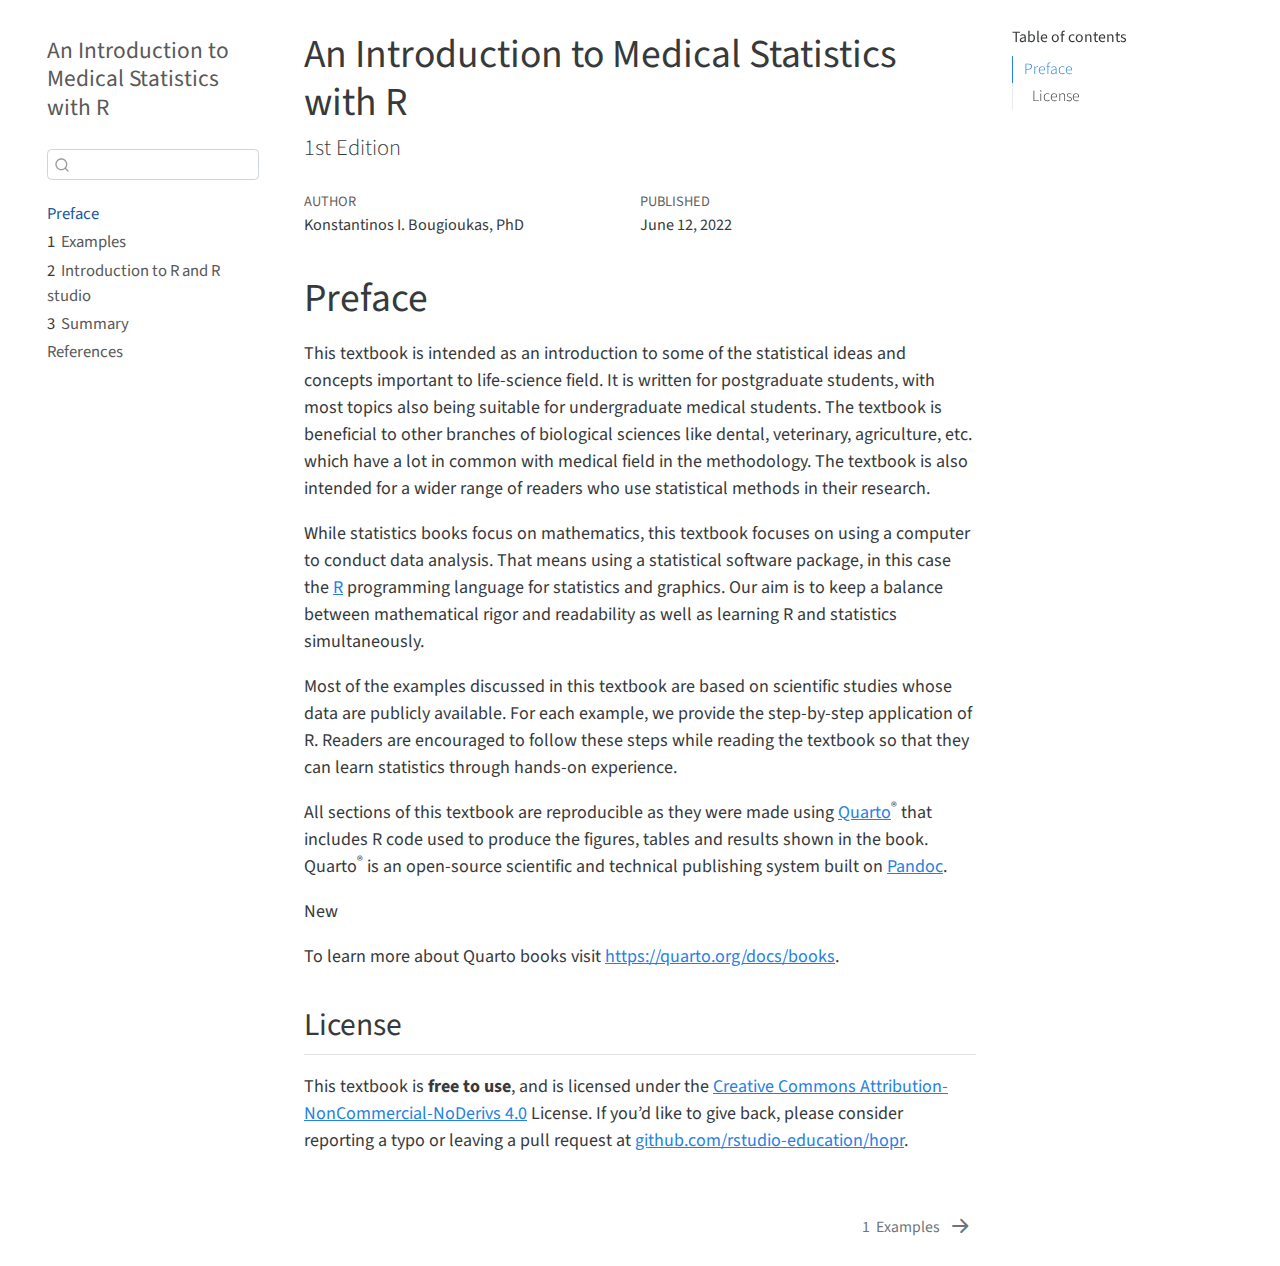
<file: _book/index.html>
<!DOCTYPE html>
<html xmlns="http://www.w3.org/1999/xhtml" lang="en" xml:lang="en"><head>

<meta charset="utf-8">
<meta name="generator" content="quarto-0.9.573">

<meta name="viewport" content="width=device-width, initial-scale=1.0, user-scalable=yes">

<meta name="author" content="Konstantinos I. Bougioukas, PhD">
<meta name="dcterms.date" content="2022-06-12">

<title>An Introduction to Medical Statistics with R</title>
<style>
code{white-space: pre-wrap;}
span.smallcaps{font-variant: small-caps;}
span.underline{text-decoration: underline;}
div.column{display: inline-block; vertical-align: top; width: 50%;}
div.hanging-indent{margin-left: 1.5em; text-indent: -1.5em;}
ul.task-list{list-style: none;}
</style>


<script src="site_libs/quarto-nav/quarto-nav.js"></script>
<script src="site_libs/quarto-nav/headroom.min.js"></script>
<script src="site_libs/clipboard/clipboard.min.js"></script>
<script src="site_libs/quarto-search/autocomplete.umd.js"></script>
<script src="site_libs/quarto-search/fuse.min.js"></script>
<script src="site_libs/quarto-search/quarto-search.js"></script>
<meta name="quarto:offset" content="./">
<link href="./intro.html" rel="next">
<script src="site_libs/quarto-html/quarto.js"></script>
<script src="site_libs/quarto-html/popper.min.js"></script>
<script src="site_libs/quarto-html/tippy.umd.min.js"></script>
<script src="site_libs/quarto-html/anchor.min.js"></script>
<link href="site_libs/quarto-html/tippy.css" rel="stylesheet">
<link href="site_libs/quarto-html/quarto-syntax-highlighting.css" rel="stylesheet" id="quarto-text-highlighting-styles">
<script src="site_libs/bootstrap/bootstrap.min.js"></script>
<link href="site_libs/bootstrap/bootstrap-icons.css" rel="stylesheet">
<link href="site_libs/bootstrap/bootstrap.min.css" rel="stylesheet">
<script id="quarto-search-options" type="application/json">{
  "location": "sidebar",
  "copy-button": false,
  "collapse-after": 3,
  "panel-placement": "start",
  "type": "textbox",
  "limit": 20,
  "language": {
    "search-no-results-text": "No results",
    "search-matching-documents-text": "matching documents",
    "search-copy-link-title": "Copy link to search",
    "search-hide-matches-text": "Hide additional matches",
    "search-more-match-text": "more match in this document",
    "search-more-matches-text": "more matches in this document",
    "search-clear-button-title": "Clear",
    "search-detached-cancel-button-title": "Cancel",
    "search-submit-button-title": "Submit"
  }
}</script>


</head>

<body class="nav-sidebar floating">

<div id="quarto-search-results"></div>
  <header id="quarto-header" class="headroom fixed-top">
  <nav class="quarto-secondary-nav" data-bs-toggle="collapse" data-bs-target="#quarto-sidebar" aria-controls="quarto-sidebar" aria-expanded="false" aria-label="Toggle sidebar navigation" onclick="if (window.quartoToggleHeadroom) { window.quartoToggleHeadroom(); }">
    <div class="container-fluid d-flex justify-content-between">
      <h1 class="quarto-secondary-nav-title">An Introduction to Medical Statistics with R</h1>
      <button type="button" class="quarto-btn-toggle btn" aria-label="Show secondary navigation">
        <i class="bi bi-chevron-right"></i>
      </button>
    </div>
  </nav>
</header>
<!-- content -->
<div id="quarto-content" class="quarto-container page-columns page-rows-contents page-layout-article">
<!-- sidebar -->
  <nav id="quarto-sidebar" class="sidebar collapse sidebar-navigation floating overflow-auto">
    <div class="pt-lg-2 mt-2 text-left sidebar-header">
    <div class="sidebar-title mb-0 py-0">
      <a href="./">An Introduction to Medical Statistics with R</a> 
    </div>
      </div>
      <div class="mt-2 flex-shrink-0 align-items-center">
        <div class="sidebar-search">
        <div id="quarto-search" class="" title="Search"></div>
        </div>
      </div>
    <div class="sidebar-menu-container"> 
    <ul class="list-unstyled mt-1">
        <li class="sidebar-item">
  <div class="sidebar-item-container"> 
  <a href="./index.html" class="sidebar-item-text sidebar-link active">Preface</a>
  </div>
</li>
        <li class="sidebar-item">
  <div class="sidebar-item-container"> 
  <a href="./intro.html" class="sidebar-item-text sidebar-link"><span class="chapter-number">1</span>&nbsp; <span class="chapter-title">Examples</span></a>
  </div>
</li>
        <li class="sidebar-item">
  <div class="sidebar-item-container"> 
  <a href="./introduction.html" class="sidebar-item-text sidebar-link"><span class="chapter-number">2</span>&nbsp; <span class="chapter-title">Introduction to R and R studio</span></a>
  </div>
</li>
        <li class="sidebar-item">
  <div class="sidebar-item-container"> 
  <a href="./summary.html" class="sidebar-item-text sidebar-link"><span class="chapter-number">3</span>&nbsp; <span class="chapter-title">Summary</span></a>
  </div>
</li>
        <li class="sidebar-item">
  <div class="sidebar-item-container"> 
  <a href="./references.html" class="sidebar-item-text sidebar-link">References</a>
  </div>
</li>
    </ul>
    </div>
</nav>
<!-- margin-sidebar -->
    <div id="quarto-margin-sidebar" class="sidebar margin-sidebar">
        <nav id="TOC" role="doc-toc">
    <h2 id="toc-title">Table of contents</h2>
   
  <ul>
  <li><a href="#preface" id="toc-preface" class="nav-link active" data-scroll-target="#preface">Preface</a>
  <ul class="collapse">
  <li><a href="#license" id="toc-license" class="nav-link" data-scroll-target="#license">License</a></li>
  </ul></li>
  </ul>
</nav>
    </div>
<!-- main -->
<main class="content" id="quarto-document-content">

<header id="title-block-header" class="quarto-title-block default">
<div class="quarto-title">
<h1 class="title d-none d-lg-block">An Introduction to Medical Statistics with R</h1>
<p class="subtitle lead">1st Edition</p>
</div>



<div class="quarto-title-meta">

    <div>
    <div class="quarto-title-meta-heading">Author</div>
    <div class="quarto-title-meta-contents">
             <p>Konstantinos I. Bougioukas, PhD </p>
          </div>
  </div>
    
    <div>
    <div class="quarto-title-meta-heading">Published</div>
    <div class="quarto-title-meta-contents">
      <p class="date">June 12, 2022</p>
    </div>
  </div>
    
  </div>
  

</header>

<section id="preface" class="level1 unnumbered">
<h1 class="unnumbered">Preface</h1>
<p>This textbook is intended as an introduction to some of the statistical ideas and concepts important to life-science field. It is written for postgraduate students, with most topics also being suitable for undergraduate medical students. The textbook is beneficial to other branches of biological sciences like dental, veterinary, agriculture, etc. which have a lot in common with medical field in the methodology. The textbook is also intended for a wider range of readers who use statistical methods in their research.</p>
<p>While statistics books focus on mathematics, this textbook focuses on using a computer to conduct data analysis. That means using a statistical software package, in this case the <a href="https://www.r-project.org/">R</a> programming language for statistics and graphics. Our aim is to keep a balance between mathematical rigor and readability as well as learning R and statistics simultaneously.</p>
<p>Most of the examples discussed in this textbook are based on scientific studies whose data are publicly available. For each example, we provide the step-by-step application of R. Readers are encouraged to follow these steps while reading the textbook so that they can learn statistics through hands-on experience.</p>
<p>All sections of this textbook are reproducible as they were made using <a href="https://quarto.org/">Quarto</a><sup>®</sup> that includes R code used to produce the figures, tables and results shown in the book. Quarto<sup>®</sup> is an open-source scientific and technical publishing system built on <a href="https://pandoc.org/">Pandoc</a>.</p>
<p>New</p>
<p>To learn more about Quarto books visit <a href="https://quarto.org/docs/books" class="uri">https://quarto.org/docs/books</a>.</p>
<section id="license" class="level2">
<h2 class="anchored" data-anchor-id="license">License</h2>
<p>This textbook is <strong>free to use</strong>, and is licensed under the <a href="https://creativecommons.org/licenses/by-nc-nd/4.0/">Creative Commons Attribution-NonCommercial-NoDerivs 4.0</a> License. If you’d like to give back, please consider reporting a typo or leaving a pull request at <a href="https://github.com/rstudio-education/hopr">github.com/rstudio-education/hopr</a>.</p>


</section>
</section>

</main> <!-- /main -->
<script id="quarto-html-after-body" type="application/javascript">
window.document.addEventListener("DOMContentLoaded", function (event) {
  const icon = "";
  const anchorJS = new window.AnchorJS();
  anchorJS.options = {
    placement: 'right',
    icon: icon
  };
  anchorJS.add('.anchored');
  const clipboard = new window.ClipboardJS('.code-copy-button', {
    target: function(trigger) {
      return trigger.previousElementSibling;
    }
  });
  clipboard.on('success', function(e) {
    // button target
    const button = e.trigger;
    // don't keep focus
    button.blur();
    // flash "checked"
    button.classList.add('code-copy-button-checked');
    var currentTitle = button.getAttribute("title");
    button.setAttribute("title", "Copied!");
    setTimeout(function() {
      button.setAttribute("title", currentTitle);
      button.classList.remove('code-copy-button-checked');
    }, 1000);
    // clear code selection
    e.clearSelection();
  });
  function tippyHover(el, contentFn) {
    const config = {
      allowHTML: true,
      content: contentFn,
      maxWidth: 500,
      delay: 100,
      arrow: false,
      appendTo: function(el) {
          return el.parentElement;
      },
      interactive: true,
      interactiveBorder: 10,
      theme: 'quarto',
      placement: 'bottom-start'
    };
    window.tippy(el, config); 
  }
  const noterefs = window.document.querySelectorAll('a[role="doc-noteref"]');
  for (var i=0; i<noterefs.length; i++) {
    const ref = noterefs[i];
    tippyHover(ref, function() {
      let href = ref.getAttribute('href');
      try { href = new URL(href).hash; } catch {}
      const id = href.replace(/^#\/?/, "");
      const note = window.document.getElementById(id);
      return note.innerHTML;
    });
  }
  var bibliorefs = window.document.querySelectorAll('a[role="doc-biblioref"]');
  for (var i=0; i<bibliorefs.length; i++) {
    const ref = bibliorefs[i];
    const cites = ref.parentNode.getAttribute('data-cites').split(' ');
    tippyHover(ref, function() {
      var popup = window.document.createElement('div');
      cites.forEach(function(cite) {
        var citeDiv = window.document.createElement('div');
        citeDiv.classList.add('hanging-indent');
        citeDiv.classList.add('csl-entry');
        var biblioDiv = window.document.getElementById('ref-' + cite);
        if (biblioDiv) {
          citeDiv.innerHTML = biblioDiv.innerHTML;
        }
        popup.appendChild(citeDiv);
      });
      return popup.innerHTML;
    });
  }
});
</script>
<nav class="page-navigation">
  <div class="nav-page nav-page-previous">
  </div>
  <div class="nav-page nav-page-next">
      <a href="./intro.html" class="pagination-link">
        <span class="nav-page-text"><span class="chapter-number">1</span>&nbsp; <span class="chapter-title">Examples</span></span> <i class="bi bi-arrow-right-short"></i>
      </a>
  </div>
</nav>
</div> <!-- /content -->



</body></html>
</file>
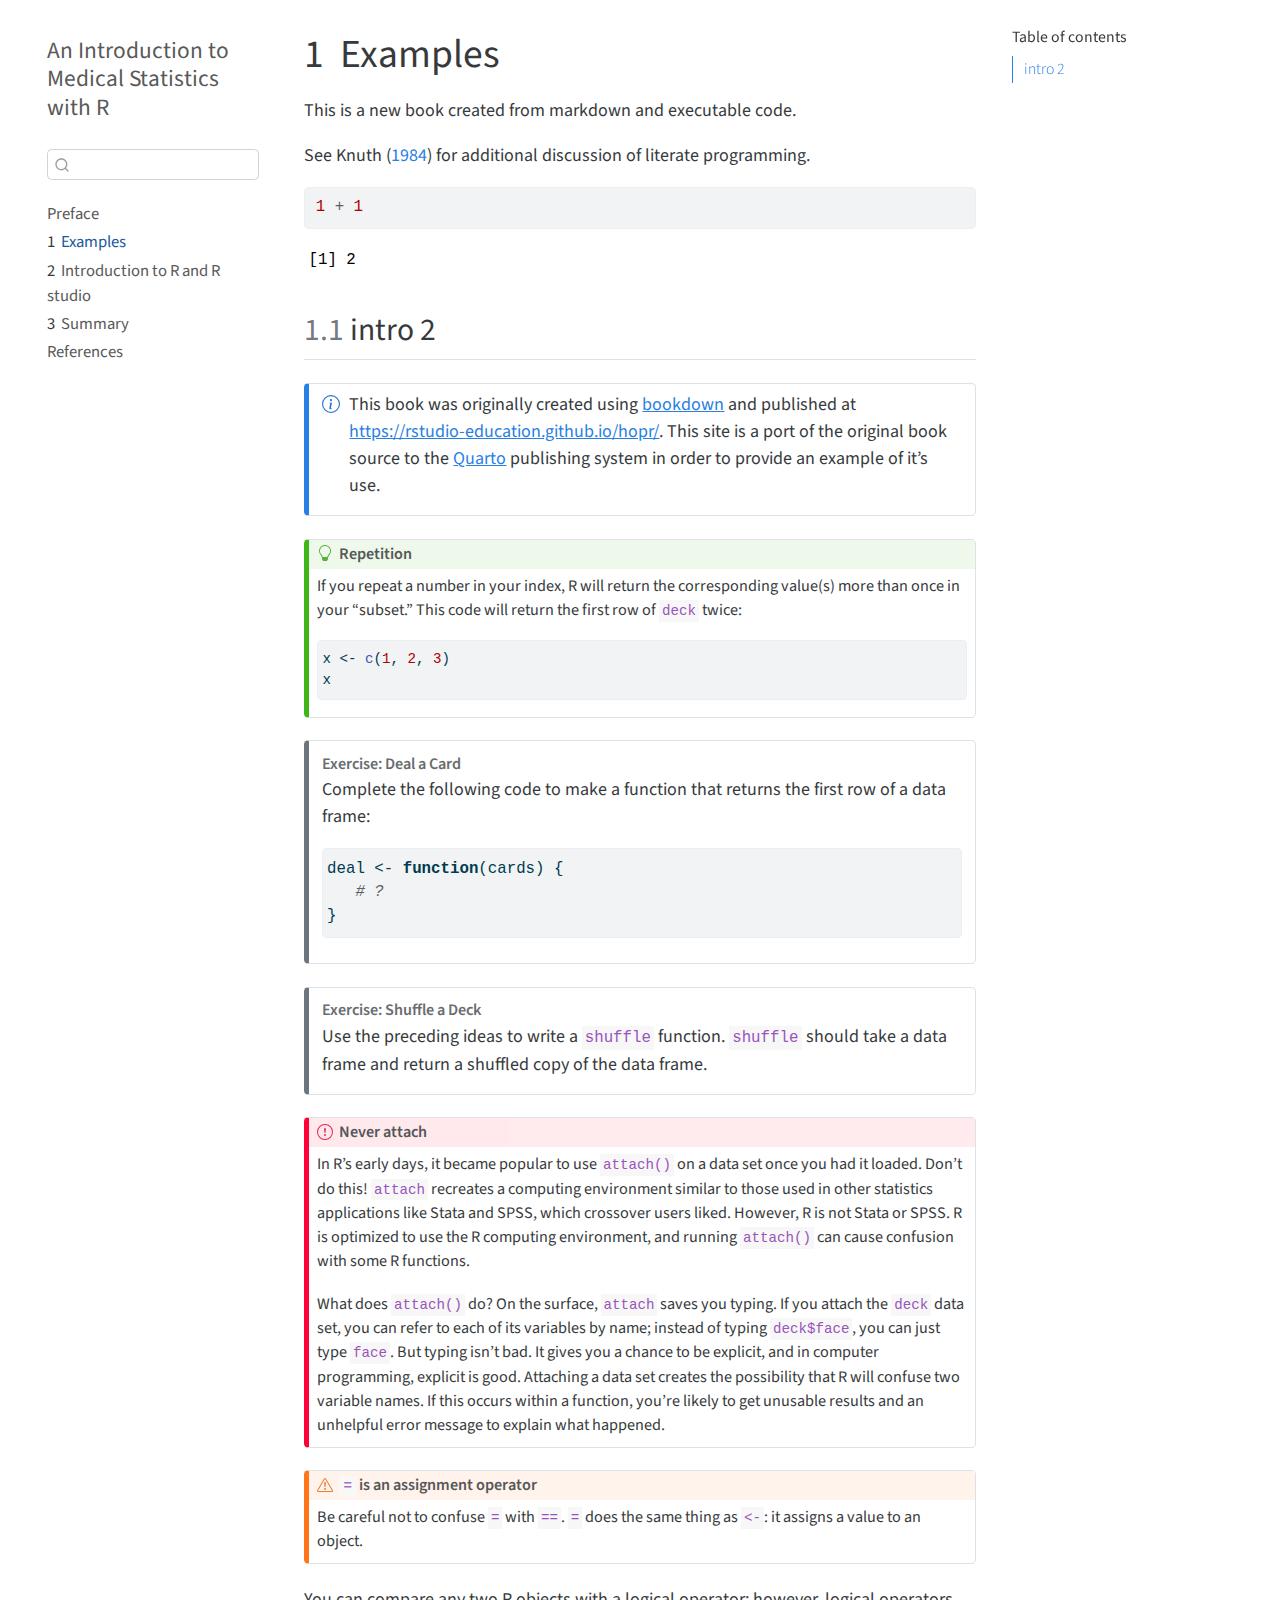
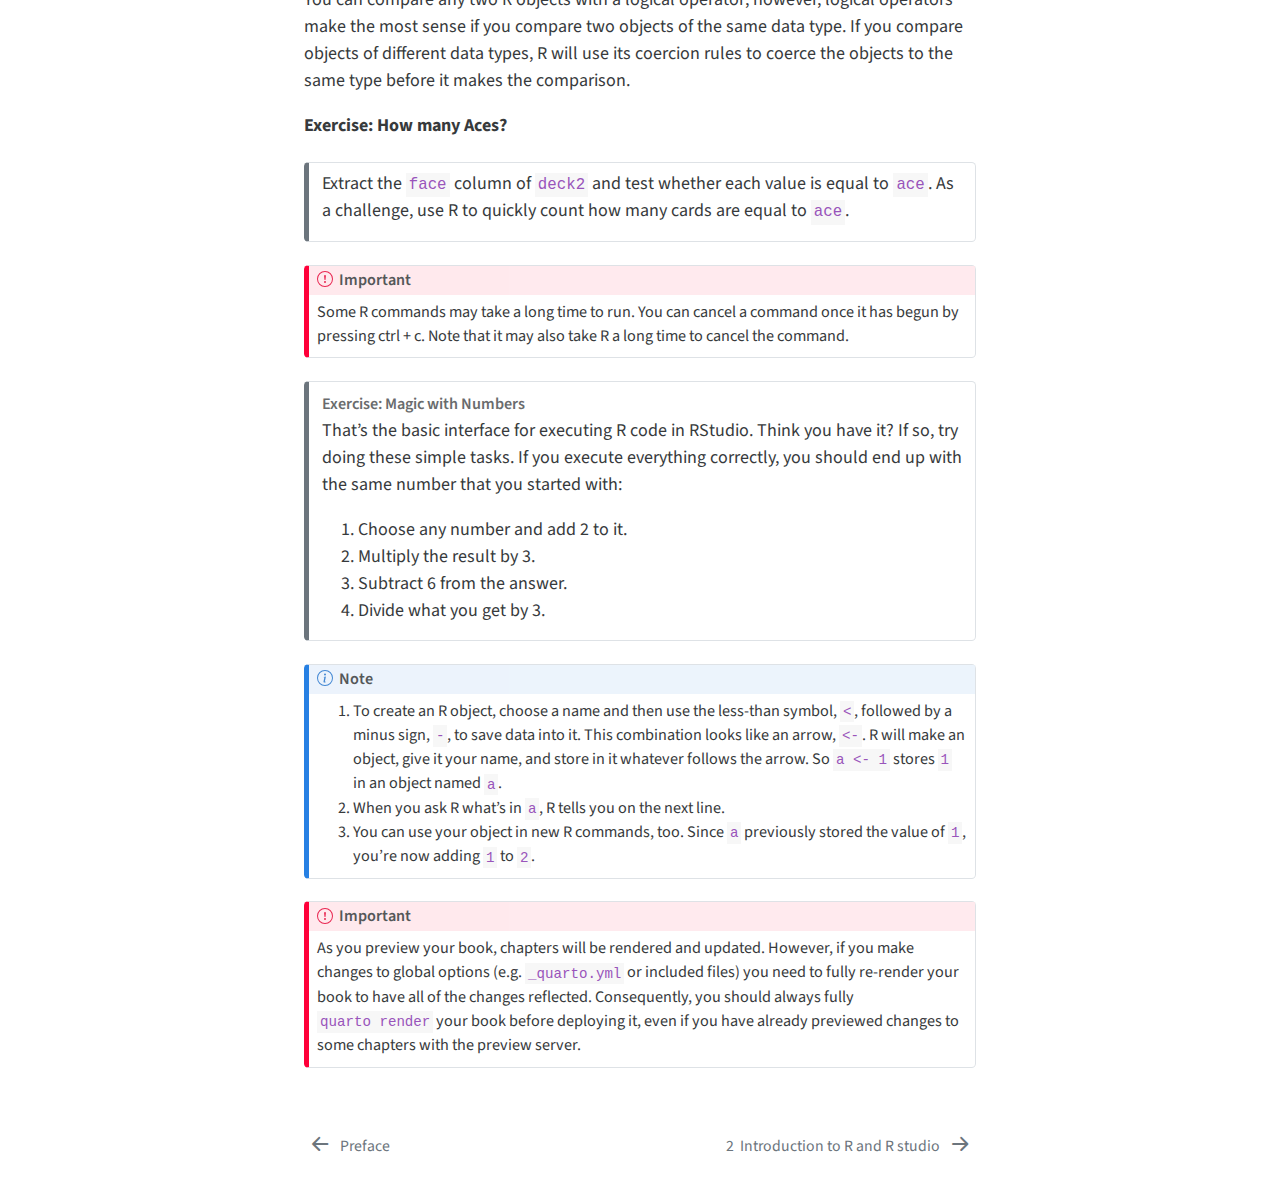
<file: _book/intro.html>
<!DOCTYPE html>
<html xmlns="http://www.w3.org/1999/xhtml" lang="en" xml:lang="en"><head>

<meta charset="utf-8">
<meta name="generator" content="quarto-0.9.573">

<meta name="viewport" content="width=device-width, initial-scale=1.0, user-scalable=yes">


<title>An Introduction to Medical Statistics with R - 1&nbsp; Examples</title>
<style>
code{white-space: pre-wrap;}
span.smallcaps{font-variant: small-caps;}
span.underline{text-decoration: underline;}
div.column{display: inline-block; vertical-align: top; width: 50%;}
div.hanging-indent{margin-left: 1.5em; text-indent: -1.5em;}
ul.task-list{list-style: none;}
pre > code.sourceCode { white-space: pre; position: relative; }
pre > code.sourceCode > span { display: inline-block; line-height: 1.25; }
pre > code.sourceCode > span:empty { height: 1.2em; }
.sourceCode { overflow: visible; }
code.sourceCode > span { color: inherit; text-decoration: inherit; }
div.sourceCode { margin: 1em 0; }
pre.sourceCode { margin: 0; }
@media screen {
div.sourceCode { overflow: auto; }
}
@media print {
pre > code.sourceCode { white-space: pre-wrap; }
pre > code.sourceCode > span { text-indent: -5em; padding-left: 5em; }
}
pre.numberSource code
  { counter-reset: source-line 0; }
pre.numberSource code > span
  { position: relative; left: -4em; counter-increment: source-line; }
pre.numberSource code > span > a:first-child::before
  { content: counter(source-line);
    position: relative; left: -1em; text-align: right; vertical-align: baseline;
    border: none; display: inline-block;
    -webkit-touch-callout: none; -webkit-user-select: none;
    -khtml-user-select: none; -moz-user-select: none;
    -ms-user-select: none; user-select: none;
    padding: 0 4px; width: 4em;
    color: #aaaaaa;
  }
pre.numberSource { margin-left: 3em; border-left: 1px solid #aaaaaa;  padding-left: 4px; }
div.sourceCode
  {   }
@media screen {
pre > code.sourceCode > span > a:first-child::before { text-decoration: underline; }
}
code span.al { color: #ff0000; font-weight: bold; } /* Alert */
code span.an { color: #60a0b0; font-weight: bold; font-style: italic; } /* Annotation */
code span.at { color: #7d9029; } /* Attribute */
code span.bn { color: #40a070; } /* BaseN */
code span.bu { } /* BuiltIn */
code span.cf { color: #007020; font-weight: bold; } /* ControlFlow */
code span.ch { color: #4070a0; } /* Char */
code span.cn { color: #880000; } /* Constant */
code span.co { color: #60a0b0; font-style: italic; } /* Comment */
code span.cv { color: #60a0b0; font-weight: bold; font-style: italic; } /* CommentVar */
code span.do { color: #ba2121; font-style: italic; } /* Documentation */
code span.dt { color: #902000; } /* DataType */
code span.dv { color: #40a070; } /* DecVal */
code span.er { color: #ff0000; font-weight: bold; } /* Error */
code span.ex { } /* Extension */
code span.fl { color: #40a070; } /* Float */
code span.fu { color: #06287e; } /* Function */
code span.im { } /* Import */
code span.in { color: #60a0b0; font-weight: bold; font-style: italic; } /* Information */
code span.kw { color: #007020; font-weight: bold; } /* Keyword */
code span.op { color: #666666; } /* Operator */
code span.ot { color: #007020; } /* Other */
code span.pp { color: #bc7a00; } /* Preprocessor */
code span.sc { color: #4070a0; } /* SpecialChar */
code span.ss { color: #bb6688; } /* SpecialString */
code span.st { color: #4070a0; } /* String */
code span.va { color: #19177c; } /* Variable */
code span.vs { color: #4070a0; } /* VerbatimString */
code span.wa { color: #60a0b0; font-weight: bold; font-style: italic; } /* Warning */
div.csl-bib-body { }
div.csl-entry {
  clear: both;
}
.hanging div.csl-entry {
  margin-left:2em;
  text-indent:-2em;
}
div.csl-left-margin {
  min-width:2em;
  float:left;
}
div.csl-right-inline {
  margin-left:2em;
  padding-left:1em;
}
div.csl-indent {
  margin-left: 2em;
}
</style>


<script src="site_libs/quarto-nav/quarto-nav.js"></script>
<script src="site_libs/quarto-nav/headroom.min.js"></script>
<script src="site_libs/clipboard/clipboard.min.js"></script>
<script src="site_libs/quarto-search/autocomplete.umd.js"></script>
<script src="site_libs/quarto-search/fuse.min.js"></script>
<script src="site_libs/quarto-search/quarto-search.js"></script>
<meta name="quarto:offset" content="./">
<link href="./introduction.html" rel="next">
<link href="./index.html" rel="prev">
<script src="site_libs/quarto-html/quarto.js"></script>
<script src="site_libs/quarto-html/popper.min.js"></script>
<script src="site_libs/quarto-html/tippy.umd.min.js"></script>
<script src="site_libs/quarto-html/anchor.min.js"></script>
<link href="site_libs/quarto-html/tippy.css" rel="stylesheet">
<link href="site_libs/quarto-html/quarto-syntax-highlighting.css" rel="stylesheet" id="quarto-text-highlighting-styles">
<script src="site_libs/bootstrap/bootstrap.min.js"></script>
<link href="site_libs/bootstrap/bootstrap-icons.css" rel="stylesheet">
<link href="site_libs/bootstrap/bootstrap.min.css" rel="stylesheet">
<script id="quarto-search-options" type="application/json">{
  "location": "sidebar",
  "copy-button": false,
  "collapse-after": 3,
  "panel-placement": "start",
  "type": "textbox",
  "limit": 20,
  "language": {
    "search-no-results-text": "No results",
    "search-matching-documents-text": "matching documents",
    "search-copy-link-title": "Copy link to search",
    "search-hide-matches-text": "Hide additional matches",
    "search-more-match-text": "more match in this document",
    "search-more-matches-text": "more matches in this document",
    "search-clear-button-title": "Clear",
    "search-detached-cancel-button-title": "Cancel",
    "search-submit-button-title": "Submit"
  }
}</script>


</head>

<body class="nav-sidebar floating">

<div id="quarto-search-results"></div>
  <header id="quarto-header" class="headroom fixed-top">
  <nav class="quarto-secondary-nav" data-bs-toggle="collapse" data-bs-target="#quarto-sidebar" aria-controls="quarto-sidebar" aria-expanded="false" aria-label="Toggle sidebar navigation" onclick="if (window.quartoToggleHeadroom) { window.quartoToggleHeadroom(); }">
    <div class="container-fluid d-flex justify-content-between">
      <h1 class="quarto-secondary-nav-title"><span class="chapter-number">1</span>&nbsp; <span class="chapter-title">Examples</span></h1>
      <button type="button" class="quarto-btn-toggle btn" aria-label="Show secondary navigation">
        <i class="bi bi-chevron-right"></i>
      </button>
    </div>
  </nav>
</header>
<!-- content -->
<div id="quarto-content" class="quarto-container page-columns page-rows-contents page-layout-article">
<!-- sidebar -->
  <nav id="quarto-sidebar" class="sidebar collapse sidebar-navigation floating overflow-auto">
    <div class="pt-lg-2 mt-2 text-left sidebar-header">
    <div class="sidebar-title mb-0 py-0">
      <a href="./">An Introduction to Medical Statistics with R</a> 
    </div>
      </div>
      <div class="mt-2 flex-shrink-0 align-items-center">
        <div class="sidebar-search">
        <div id="quarto-search" class="" title="Search"></div>
        </div>
      </div>
    <div class="sidebar-menu-container"> 
    <ul class="list-unstyled mt-1">
        <li class="sidebar-item">
  <div class="sidebar-item-container"> 
  <a href="./index.html" class="sidebar-item-text sidebar-link">Preface</a>
  </div>
</li>
        <li class="sidebar-item">
  <div class="sidebar-item-container"> 
  <a href="./intro.html" class="sidebar-item-text sidebar-link active"><span class="chapter-number">1</span>&nbsp; <span class="chapter-title">Examples</span></a>
  </div>
</li>
        <li class="sidebar-item">
  <div class="sidebar-item-container"> 
  <a href="./introduction.html" class="sidebar-item-text sidebar-link"><span class="chapter-number">2</span>&nbsp; <span class="chapter-title">Introduction to R and R studio</span></a>
  </div>
</li>
        <li class="sidebar-item">
  <div class="sidebar-item-container"> 
  <a href="./summary.html" class="sidebar-item-text sidebar-link"><span class="chapter-number">3</span>&nbsp; <span class="chapter-title">Summary</span></a>
  </div>
</li>
        <li class="sidebar-item">
  <div class="sidebar-item-container"> 
  <a href="./references.html" class="sidebar-item-text sidebar-link">References</a>
  </div>
</li>
    </ul>
    </div>
</nav>
<!-- margin-sidebar -->
    <div id="quarto-margin-sidebar" class="sidebar margin-sidebar">
        <nav id="TOC" role="doc-toc">
    <h2 id="toc-title">Table of contents</h2>
   
  <ul>
  <li><a href="#intro-2" id="toc-intro-2" class="nav-link active" data-scroll-target="#intro-2"> <span class="header-section-number">1.1</span> intro 2</a></li>
  </ul>
</nav>
    </div>
<!-- main -->
<main class="content" id="quarto-document-content">

<header id="title-block-header" class="quarto-title-block default">
<div class="quarto-title">
<h1 class="title d-none d-lg-block"><span class="chapter-number">1</span>&nbsp; <span class="chapter-title">Examples</span></h1>
</div>



<div class="quarto-title-meta">

    
    
  </div>
  

</header>

<p>This is a new book created from markdown and executable code.</p>
<p>See <span class="citation" data-cites="knuth84">Knuth (<a href="references.html#ref-knuth84" role="doc-biblioref">1984</a>)</span> for additional discussion of literate programming.</p>
<div class="cell">
<div class="sourceCode cell-code" id="cb1"><pre class="sourceCode r code-with-copy"><code class="sourceCode r"><span id="cb1-1"><a href="#cb1-1" aria-hidden="true" tabindex="-1"></a><span class="dv">1</span> <span class="sc">+</span> <span class="dv">1</span></span></code><button title="Copy to Clipboard" class="code-copy-button"><i class="bi"></i></button></pre></div>
<div class="cell-output cell-output-stdout">
<pre><code>[1] 2</code></pre>
</div>
</div>
<section id="intro-2" class="level2" data-number="1.1">
<h2 data-number="1.1" class="anchored" data-anchor-id="intro-2"><span class="header-section-number">1.1</span> intro 2</h2>
<div class="callout-note callout callout-style-simple">
<div class="callout-body d-flex">
<div class="callout-icon-container">
<i class="callout-icon"></i>
</div>
<div class="callout-body-container">
<p>This book was originally created using <a href="https://bookdown.org">bookdown</a> and published at <a href="https://rstudio-education.github.io/hopr/" class="uri">https://rstudio-education.github.io/hopr/</a>. This site is a port of the original book source to the <a href="https://quarto.org">Quarto</a> publishing system in order to provide an example of it’s use.</p>
</div>
</div>
</div>
<div class="callout-tip callout callout-style-default callout-captioned">
<div class="callout-header d-flex align-content-center">
<div class="callout-icon-container">
<i class="callout-icon"></i>
</div>
<div class="callout-caption-container flex-fill">
Repetition
</div>
</div>
<div class="callout-body-container callout-body">
<p>If you repeat a number in your index, R will return the corresponding value(s) more than once in your “subset.” This code will return the first row of <code>deck</code> twice:</p>
<div class="sourceCode" id="cb3"><pre class="sourceCode r code-with-copy"><code class="sourceCode r"><span id="cb3-1"><a href="#cb3-1" aria-hidden="true" tabindex="-1"></a>x <span class="ot">&lt;-</span> <span class="fu">c</span>(<span class="dv">1</span>, <span class="dv">2</span>, <span class="dv">3</span>)</span>
<span id="cb3-2"><a href="#cb3-2" aria-hidden="true" tabindex="-1"></a>x</span></code><button title="Copy to Clipboard" class="code-copy-button"><i class="bi"></i></button></pre></div>
</div>
</div>
<div class="callout callout callout-style-simple no-icon callout-captioned">
<div class="callout-header d-flex align-content-center">
<div class="callout-icon-container">
<i class="callout-icon no-icon"></i>
</div>
<div class="callout-caption-container flex-fill">
Exercise: Deal a Card
</div>
</div>
<div class="callout-body-container callout-body">
<p>Complete the following code to make a function that returns the first row of a data frame:</p>
<div class="sourceCode" id="cb4"><pre class="sourceCode r code-with-copy"><code class="sourceCode r"><span id="cb4-1"><a href="#cb4-1" aria-hidden="true" tabindex="-1"></a>deal <span class="ot">&lt;-</span> <span class="cf">function</span>(cards) {</span>
<span id="cb4-2"><a href="#cb4-2" aria-hidden="true" tabindex="-1"></a>   <span class="co"># ?</span></span>
<span id="cb4-3"><a href="#cb4-3" aria-hidden="true" tabindex="-1"></a>}</span></code><button title="Copy to Clipboard" class="code-copy-button"><i class="bi"></i></button></pre></div>
</div>
</div>
<div class="callout callout callout-style-simple no-icon callout-captioned">
<div class="callout-header d-flex align-content-center">
<div class="callout-icon-container">
<i class="callout-icon no-icon"></i>
</div>
<div class="callout-caption-container flex-fill">
Exercise: Shuffle a Deck
</div>
</div>
<div class="callout-body-container callout-body">
<p>Use the preceding ideas to write a <code>shuffle</code> function. <code>shuffle</code> should take a data frame and return a shuffled copy of the data frame.</p>
</div>
</div>
<div class="callout-important callout callout-style-default callout-captioned">
<div class="callout-header d-flex align-content-center">
<div class="callout-icon-container">
<i class="callout-icon"></i>
</div>
<div class="callout-caption-container flex-fill">
Never attach
</div>
</div>
<div class="callout-body-container callout-body">
<p>In R’s early days, it became popular to use <code>attach()</code> on a data set once you had it loaded. Don’t do this! <code>attach</code> recreates a computing environment similar to those used in other statistics applications like Stata and SPSS, which crossover users liked. However, R is not Stata or SPSS. R is optimized to use the R computing environment, and running <code>attach()</code> can cause confusion with some R functions.</p>
<p>What does <code>attach()</code> do? On the surface, <code>attach</code> saves you typing. If you attach the <code>deck</code> data set, you can refer to each of its variables by name; instead of typing <code>deck$face</code>, you can just type <code>face</code>. But typing isn’t bad. It gives you a chance to be explicit, and in computer programming, explicit is good. Attaching a data set creates the possibility that R will confuse two variable names. If this occurs within a function, you’re likely to get unusable results and an unhelpful error message to explain what happened.</p>
</div>
</div>
<div class="callout-warning callout callout-style-default callout-captioned">
<div class="callout-header d-flex align-content-center">
<div class="callout-icon-container">
<i class="callout-icon"></i>
</div>
<div class="callout-caption-container flex-fill">
<code>=</code> is an assignment operator
</div>
</div>
<div class="callout-body-container callout-body">
<p>Be careful not to confuse <code>=</code> with <code>==</code>. <code>=</code> does the same thing as <code>&lt;-</code>: it assigns a value to an object.</p>
</div>
</div>
<p>You can compare any two R objects with a logical operator; however, logical operators make the most sense if you compare two objects of the same data type. If you compare objects of different data types, R will use its coercion rules to coerce the objects to the same type before it makes the comparison.</p>
<p><strong>Exercise: How many Aces?</strong></p>
<div class="callout callout callout-style-simple no-icon">
<div class="callout-body d-flex">
<div class="callout-icon-container">
<i class="callout-icon no-icon"></i>
</div>
<div class="callout-body-container">
<p>Extract the <code>face</code> column of <code>deck2</code> and test whether each value is equal to <code>ace</code>. As a challenge, use R to quickly count how many cards are equal to <code>ace</code>.</p>
</div>
</div>
</div>
<div class="callout-important callout callout-style-default callout-captioned">
<div class="callout-header d-flex align-content-center">
<div class="callout-icon-container">
<i class="callout-icon"></i>
</div>
<div class="callout-caption-container flex-fill">
Important
</div>
</div>
<div class="callout-body-container callout-body" data-caption="Cancelling commands">
<p>Some R commands may take a long time to run. You can cancel a command once it has begun by pressing ctrl + c.&nbsp;Note that it may also take R a long time to cancel the command.</p>
</div>
</div>
<div class="callout callout callout-style-simple no-icon callout-captioned">
<div class="callout-header d-flex align-content-center">
<div class="callout-icon-container">
<i class="callout-icon no-icon"></i>
</div>
<div class="callout-caption-container flex-fill">
Exercise: Magic with Numbers
</div>
</div>
<div class="callout-body-container callout-body" data-caption="Exercise: Magic with Numbers">
<p>That’s the basic interface for executing R code in RStudio. Think you have it? If so, try doing these simple tasks. If you execute everything correctly, you should end up with the same number that you started with:</p>
<ol type="1">
<li>Choose any number and add 2 to it.</li>
<li>Multiply the result by 3.</li>
<li>Subtract 6 from the answer.</li>
<li>Divide what you get by 3.</li>
</ol>
</div>
</div>
<div class="callout-note callout callout-style-default callout-captioned">
<div class="callout-header d-flex align-content-center">
<div class="callout-icon-container">
<i class="callout-icon"></i>
</div>
<div class="callout-caption-container flex-fill">
Note
</div>
</div>
<div class="callout-body-container callout-body" data-caption="What just happened?">
<ol type="1">
<li>To create an R object, choose a name and then use the less-than symbol, <code>&lt;</code>, followed by a minus sign, <code>-</code>, to save data into it. This combination looks like an arrow, <code>&lt;-</code>. R will make an object, give it your name, and store in it whatever follows the arrow. So <code>a &lt;- 1</code> stores <code>1</code> in an object named <code>a</code>.</li>
<li>When you ask R what’s in <code>a</code>, R tells you on the next line.</li>
<li>You can use your object in new R commands, too. Since <code>a</code> previously stored the value of <code>1</code>, you’re now adding <code>1</code> to <code>2</code>.</li>
</ol>
</div>
</div>
<div class="callout-important callout callout-style-default callout-captioned">
<div class="callout-header d-flex align-content-center">
<div class="callout-icon-container">
<i class="callout-icon"></i>
</div>
<div class="callout-caption-container flex-fill">
Important
</div>
</div>
<div class="callout-body-container callout-body">
<p>As you preview your book, chapters will be rendered and updated. However, if you make changes to global options (e.g.&nbsp;<code>_quarto.yml</code> or included files) you need to fully re-render your book to have all of the changes reflected. Consequently, you should always fully <code>quarto render</code> your book before deploying it, even if you have already previewed changes to some chapters with the preview server.</p>
</div>
</div>


<div id="refs" class="references csl-bib-body hanging-indent" role="doc-bibliography" style="display: none">
<div id="ref-knuth84" class="csl-entry" role="doc-biblioentry">
Knuth, Donald E. 1984. <span>“Literate Programming.”</span> <em>Comput. J.</em> 27 (2): 97–111. <a href="https://doi.org/10.1093/comjnl/27.2.97">https://doi.org/10.1093/comjnl/27.2.97</a>.
</div>
</div>
</section>

</main> <!-- /main -->
<script id="quarto-html-after-body" type="application/javascript">
window.document.addEventListener("DOMContentLoaded", function (event) {
  const icon = "";
  const anchorJS = new window.AnchorJS();
  anchorJS.options = {
    placement: 'right',
    icon: icon
  };
  anchorJS.add('.anchored');
  const clipboard = new window.ClipboardJS('.code-copy-button', {
    target: function(trigger) {
      return trigger.previousElementSibling;
    }
  });
  clipboard.on('success', function(e) {
    // button target
    const button = e.trigger;
    // don't keep focus
    button.blur();
    // flash "checked"
    button.classList.add('code-copy-button-checked');
    var currentTitle = button.getAttribute("title");
    button.setAttribute("title", "Copied!");
    setTimeout(function() {
      button.setAttribute("title", currentTitle);
      button.classList.remove('code-copy-button-checked');
    }, 1000);
    // clear code selection
    e.clearSelection();
  });
  function tippyHover(el, contentFn) {
    const config = {
      allowHTML: true,
      content: contentFn,
      maxWidth: 500,
      delay: 100,
      arrow: false,
      appendTo: function(el) {
          return el.parentElement;
      },
      interactive: true,
      interactiveBorder: 10,
      theme: 'quarto',
      placement: 'bottom-start'
    };
    window.tippy(el, config); 
  }
  const noterefs = window.document.querySelectorAll('a[role="doc-noteref"]');
  for (var i=0; i<noterefs.length; i++) {
    const ref = noterefs[i];
    tippyHover(ref, function() {
      let href = ref.getAttribute('href');
      try { href = new URL(href).hash; } catch {}
      const id = href.replace(/^#\/?/, "");
      const note = window.document.getElementById(id);
      return note.innerHTML;
    });
  }
  var bibliorefs = window.document.querySelectorAll('a[role="doc-biblioref"]');
  for (var i=0; i<bibliorefs.length; i++) {
    const ref = bibliorefs[i];
    const cites = ref.parentNode.getAttribute('data-cites').split(' ');
    tippyHover(ref, function() {
      var popup = window.document.createElement('div');
      cites.forEach(function(cite) {
        var citeDiv = window.document.createElement('div');
        citeDiv.classList.add('hanging-indent');
        citeDiv.classList.add('csl-entry');
        var biblioDiv = window.document.getElementById('ref-' + cite);
        if (biblioDiv) {
          citeDiv.innerHTML = biblioDiv.innerHTML;
        }
        popup.appendChild(citeDiv);
      });
      return popup.innerHTML;
    });
  }
});
</script>
<nav class="page-navigation">
  <div class="nav-page nav-page-previous">
      <a href="./index.html" class="pagination-link">
        <i class="bi bi-arrow-left-short"></i> <span class="nav-page-text">Preface</span>
      </a>          
  </div>
  <div class="nav-page nav-page-next">
      <a href="./introduction.html" class="pagination-link">
        <span class="nav-page-text"><span class="chapter-number">2</span>&nbsp; <span class="chapter-title">Introduction to R and R studio</span></span> <i class="bi bi-arrow-right-short"></i>
      </a>
  </div>
</nav>
</div> <!-- /content -->



</body></html>
</file>
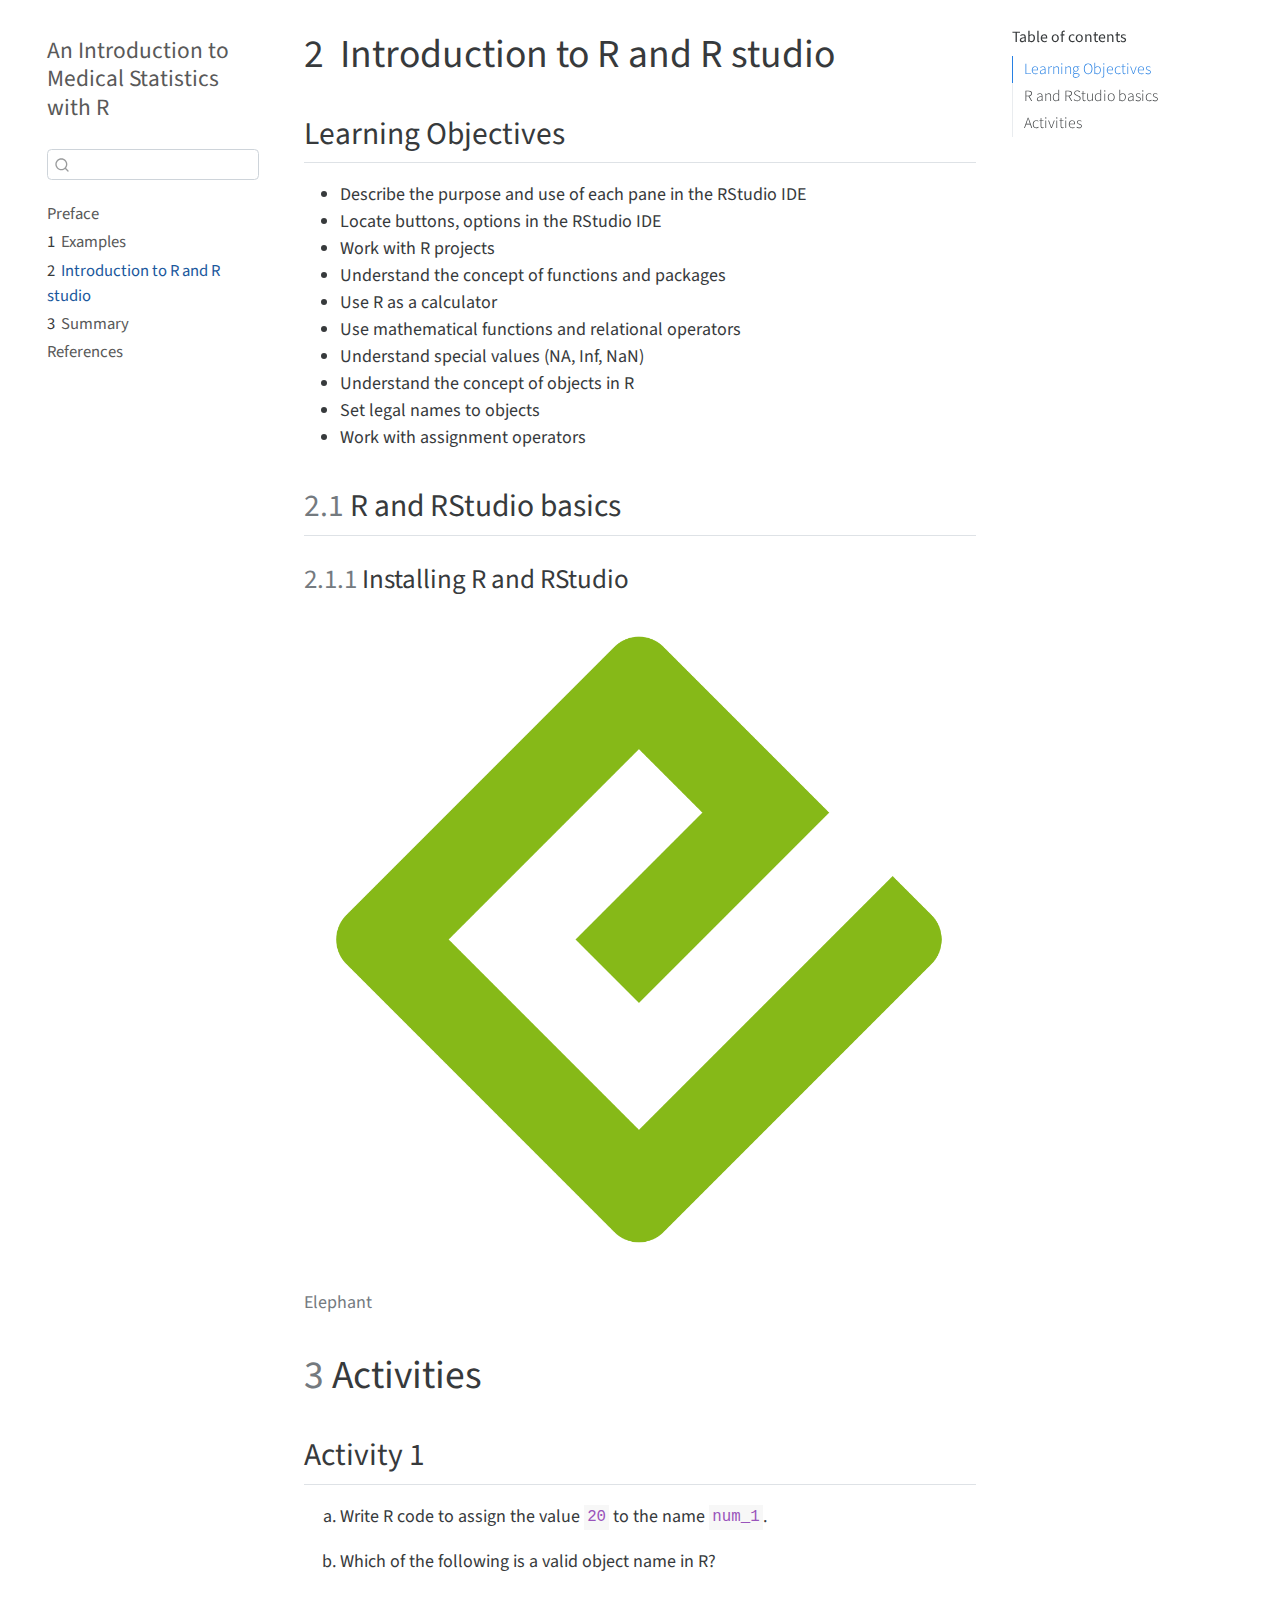
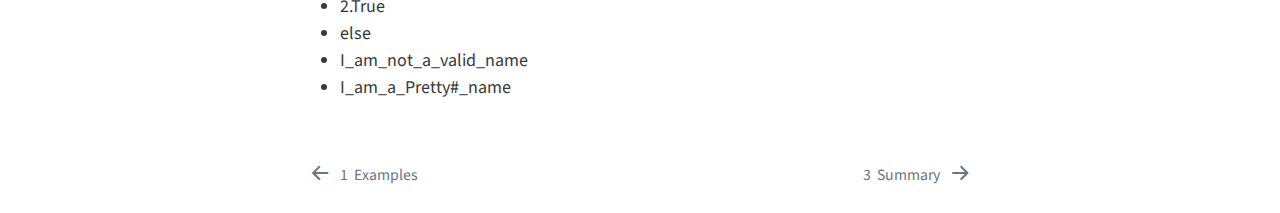
<file: _book/introduction.html>
<!DOCTYPE html>
<html xmlns="http://www.w3.org/1999/xhtml" lang="en" xml:lang="en"><head>

<meta charset="utf-8">
<meta name="generator" content="quarto-0.9.573">

<meta name="viewport" content="width=device-width, initial-scale=1.0, user-scalable=yes">


<title>An Introduction to Medical Statistics with R - 2&nbsp; Introduction to R and R studio</title>
<style>
code{white-space: pre-wrap;}
span.smallcaps{font-variant: small-caps;}
span.underline{text-decoration: underline;}
div.column{display: inline-block; vertical-align: top; width: 50%;}
div.hanging-indent{margin-left: 1.5em; text-indent: -1.5em;}
ul.task-list{list-style: none;}
</style>


<script src="site_libs/quarto-nav/quarto-nav.js"></script>
<script src="site_libs/quarto-nav/headroom.min.js"></script>
<script src="site_libs/clipboard/clipboard.min.js"></script>
<script src="site_libs/quarto-search/autocomplete.umd.js"></script>
<script src="site_libs/quarto-search/fuse.min.js"></script>
<script src="site_libs/quarto-search/quarto-search.js"></script>
<meta name="quarto:offset" content="./">
<link href="./summary.html" rel="next">
<link href="./intro.html" rel="prev">
<script src="site_libs/quarto-html/quarto.js"></script>
<script src="site_libs/quarto-html/popper.min.js"></script>
<script src="site_libs/quarto-html/tippy.umd.min.js"></script>
<script src="site_libs/quarto-html/anchor.min.js"></script>
<link href="site_libs/quarto-html/tippy.css" rel="stylesheet">
<link href="site_libs/quarto-html/quarto-syntax-highlighting.css" rel="stylesheet" id="quarto-text-highlighting-styles">
<script src="site_libs/bootstrap/bootstrap.min.js"></script>
<link href="site_libs/bootstrap/bootstrap-icons.css" rel="stylesheet">
<link href="site_libs/bootstrap/bootstrap.min.css" rel="stylesheet">
<script id="quarto-search-options" type="application/json">{
  "location": "sidebar",
  "copy-button": false,
  "collapse-after": 3,
  "panel-placement": "start",
  "type": "textbox",
  "limit": 20,
  "language": {
    "search-no-results-text": "No results",
    "search-matching-documents-text": "matching documents",
    "search-copy-link-title": "Copy link to search",
    "search-hide-matches-text": "Hide additional matches",
    "search-more-match-text": "more match in this document",
    "search-more-matches-text": "more matches in this document",
    "search-clear-button-title": "Clear",
    "search-detached-cancel-button-title": "Cancel",
    "search-submit-button-title": "Submit"
  }
}</script>


</head>

<body class="nav-sidebar floating">

<div id="quarto-search-results"></div>
  <header id="quarto-header" class="headroom fixed-top">
  <nav class="quarto-secondary-nav" data-bs-toggle="collapse" data-bs-target="#quarto-sidebar" aria-controls="quarto-sidebar" aria-expanded="false" aria-label="Toggle sidebar navigation" onclick="if (window.quartoToggleHeadroom) { window.quartoToggleHeadroom(); }">
    <div class="container-fluid d-flex justify-content-between">
      <h1 class="quarto-secondary-nav-title"><span class="chapter-number">2</span>&nbsp; <span class="chapter-title">Introduction to R and R studio</span></h1>
      <button type="button" class="quarto-btn-toggle btn" aria-label="Show secondary navigation">
        <i class="bi bi-chevron-right"></i>
      </button>
    </div>
  </nav>
</header>
<!-- content -->
<div id="quarto-content" class="quarto-container page-columns page-rows-contents page-layout-article">
<!-- sidebar -->
  <nav id="quarto-sidebar" class="sidebar collapse sidebar-navigation floating overflow-auto">
    <div class="pt-lg-2 mt-2 text-left sidebar-header">
    <div class="sidebar-title mb-0 py-0">
      <a href="./">An Introduction to Medical Statistics with R</a> 
    </div>
      </div>
      <div class="mt-2 flex-shrink-0 align-items-center">
        <div class="sidebar-search">
        <div id="quarto-search" class="" title="Search"></div>
        </div>
      </div>
    <div class="sidebar-menu-container"> 
    <ul class="list-unstyled mt-1">
        <li class="sidebar-item">
  <div class="sidebar-item-container"> 
  <a href="./index.html" class="sidebar-item-text sidebar-link">Preface</a>
  </div>
</li>
        <li class="sidebar-item">
  <div class="sidebar-item-container"> 
  <a href="./intro.html" class="sidebar-item-text sidebar-link"><span class="chapter-number">1</span>&nbsp; <span class="chapter-title">Examples</span></a>
  </div>
</li>
        <li class="sidebar-item">
  <div class="sidebar-item-container"> 
  <a href="./introduction.html" class="sidebar-item-text sidebar-link active"><span class="chapter-number">2</span>&nbsp; <span class="chapter-title">Introduction to R and R studio</span></a>
  </div>
</li>
        <li class="sidebar-item">
  <div class="sidebar-item-container"> 
  <a href="./summary.html" class="sidebar-item-text sidebar-link"><span class="chapter-number">3</span>&nbsp; <span class="chapter-title">Summary</span></a>
  </div>
</li>
        <li class="sidebar-item">
  <div class="sidebar-item-container"> 
  <a href="./references.html" class="sidebar-item-text sidebar-link">References</a>
  </div>
</li>
    </ul>
    </div>
</nav>
<!-- margin-sidebar -->
    <div id="quarto-margin-sidebar" class="sidebar margin-sidebar">
        <nav id="TOC" role="doc-toc">
    <h2 id="toc-title">Table of contents</h2>
   
  <ul>
  <li><a href="#learning-objectives" id="toc-learning-objectives" class="nav-link active" data-scroll-target="#learning-objectives">Learning Objectives</a></li>
  <li><a href="#r-and-rstudio-basics" id="toc-r-and-rstudio-basics" class="nav-link" data-scroll-target="#r-and-rstudio-basics"> <span class="header-section-number">2.1</span> R and RStudio basics</a>
  <ul class="collapse">
  <li><a href="#installing-r-and-rstudio" id="toc-installing-r-and-rstudio" class="nav-link" data-scroll-target="#installing-r-and-rstudio"> <span class="header-section-number">2.1.1</span> Installing R and RStudio</a></li>
  </ul></li>
  <li><a href="#activities" id="toc-activities" class="nav-link" data-scroll-target="#activities"> <span class="header-section-number">3</span> Activities</a>
  <ul class="collapse">
  <li><a href="#activity-1" id="toc-activity-1" class="nav-link" data-scroll-target="#activity-1"> Activity 1</a></li>
  </ul></li>
  </ul>
</nav>
    </div>
<!-- main -->
<main class="content" id="quarto-document-content">

<header id="title-block-header" class="quarto-title-block default">
<div class="quarto-title">
<h1 class="title d-none d-lg-block"><span class="chapter-number">2</span>&nbsp; <span class="chapter-title">Introduction to R and R studio</span></h1>
</div>



<div class="quarto-title-meta">

    
    
  </div>
  

</header>

<section id="learning-objectives" class="level2 unnumbered">
<h2 class="unnumbered anchored" data-anchor-id="learning-objectives">Learning Objectives</h2>
<ul>
<li>Describe the purpose and use of each pane in the RStudio IDE</li>
<li>Locate buttons, options in the RStudio IDE</li>
<li>Work with R projects</li>
<li>Understand the concept of functions and packages</li>
<li>Use R as a calculator</li>
<li>Use mathematical functions and relational operators</li>
<li>Understand special values (NA, Inf, NaN)</li>
<li>Understand the concept of objects in R</li>
<li>Set legal names to objects</li>
<li>Work with assignment operators</li>
</ul>
<div style="page-break-after: always;"></div>
</section>
<section id="r-and-rstudio-basics" class="level2" data-number="2.1">
<h2 data-number="2.1" class="anchored" data-anchor-id="r-and-rstudio-basics"><span class="header-section-number">2.1</span> R and RStudio basics</h2>
<section id="installing-r-and-rstudio" class="level3" data-number="2.1.1">
<h3 data-number="2.1.1" class="anchored" data-anchor-id="installing-r-and-rstudio"><span class="header-section-number">2.1.1</span> Installing R and RStudio</h3>
<div class="quarto-figure quarto-figure-center">
<figure class="figure">
<p><img src="images/cover.png" class="img-fluid figure-img"></p>
<p></p><figcaption aria-hidden="true" class="figure-caption">Elephant</figcaption><p></p>
</figure>
</div>
<div style="page-break-after: always;"></div>
</section>
</section>
<section id="activities" class="level1" data-number="3">
<h1 data-number="3"><span class="header-section-number">3</span> Activities</h1>
<section id="activity-1" class="level2 unnumbered">
<h2 class="unnumbered anchored" data-anchor-id="activity-1"> Activity 1</h2>
<ol type="a">
<li><p>Write R code to assign the value <code>20</code> to the name <code>num_1</code>.</p></li>
<li><p>Which of the following is a valid object name in R?</p></li>
</ol>
<ul>
<li>2.True</li>
<li>else</li>
<li>I_am_not_a_valid_name</li>
<li>I_am_a_Pretty#_name</li>
</ul>


</section>
</section>

</main> <!-- /main -->
<script id="quarto-html-after-body" type="application/javascript">
window.document.addEventListener("DOMContentLoaded", function (event) {
  const icon = "";
  const anchorJS = new window.AnchorJS();
  anchorJS.options = {
    placement: 'right',
    icon: icon
  };
  anchorJS.add('.anchored');
  const clipboard = new window.ClipboardJS('.code-copy-button', {
    target: function(trigger) {
      return trigger.previousElementSibling;
    }
  });
  clipboard.on('success', function(e) {
    // button target
    const button = e.trigger;
    // don't keep focus
    button.blur();
    // flash "checked"
    button.classList.add('code-copy-button-checked');
    var currentTitle = button.getAttribute("title");
    button.setAttribute("title", "Copied!");
    setTimeout(function() {
      button.setAttribute("title", currentTitle);
      button.classList.remove('code-copy-button-checked');
    }, 1000);
    // clear code selection
    e.clearSelection();
  });
  function tippyHover(el, contentFn) {
    const config = {
      allowHTML: true,
      content: contentFn,
      maxWidth: 500,
      delay: 100,
      arrow: false,
      appendTo: function(el) {
          return el.parentElement;
      },
      interactive: true,
      interactiveBorder: 10,
      theme: 'quarto',
      placement: 'bottom-start'
    };
    window.tippy(el, config); 
  }
  const noterefs = window.document.querySelectorAll('a[role="doc-noteref"]');
  for (var i=0; i<noterefs.length; i++) {
    const ref = noterefs[i];
    tippyHover(ref, function() {
      let href = ref.getAttribute('href');
      try { href = new URL(href).hash; } catch {}
      const id = href.replace(/^#\/?/, "");
      const note = window.document.getElementById(id);
      return note.innerHTML;
    });
  }
  var bibliorefs = window.document.querySelectorAll('a[role="doc-biblioref"]');
  for (var i=0; i<bibliorefs.length; i++) {
    const ref = bibliorefs[i];
    const cites = ref.parentNode.getAttribute('data-cites').split(' ');
    tippyHover(ref, function() {
      var popup = window.document.createElement('div');
      cites.forEach(function(cite) {
        var citeDiv = window.document.createElement('div');
        citeDiv.classList.add('hanging-indent');
        citeDiv.classList.add('csl-entry');
        var biblioDiv = window.document.getElementById('ref-' + cite);
        if (biblioDiv) {
          citeDiv.innerHTML = biblioDiv.innerHTML;
        }
        popup.appendChild(citeDiv);
      });
      return popup.innerHTML;
    });
  }
});
</script>
<nav class="page-navigation">
  <div class="nav-page nav-page-previous">
      <a href="./intro.html" class="pagination-link">
        <i class="bi bi-arrow-left-short"></i> <span class="nav-page-text"><span class="chapter-number">1</span>&nbsp; <span class="chapter-title">Examples</span></span>
      </a>          
  </div>
  <div class="nav-page nav-page-next">
      <a href="./summary.html" class="pagination-link">
        <span class="nav-page-text"><span class="chapter-number">3</span>&nbsp; <span class="chapter-title">Summary</span></span> <i class="bi bi-arrow-right-short"></i>
      </a>
  </div>
</nav>
</div> <!-- /content -->



</body></html>
</file>
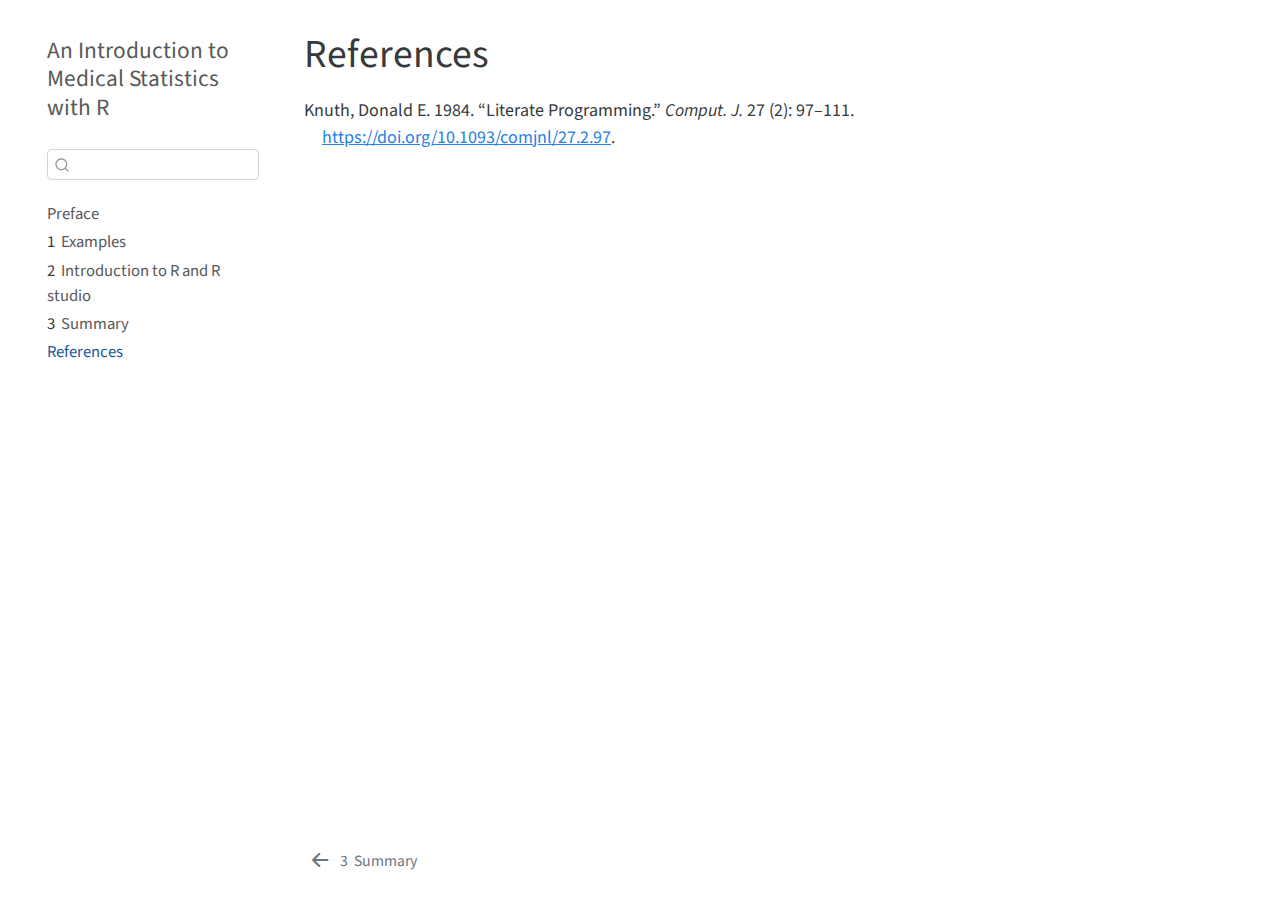
<file: _book/references.html>
<!DOCTYPE html>
<html xmlns="http://www.w3.org/1999/xhtml" lang="en" xml:lang="en"><head>

<meta charset="utf-8">
<meta name="generator" content="quarto-0.9.573">

<meta name="viewport" content="width=device-width, initial-scale=1.0, user-scalable=yes">


<title>An Introduction to Medical Statistics with R - References</title>
<style>
code{white-space: pre-wrap;}
span.smallcaps{font-variant: small-caps;}
span.underline{text-decoration: underline;}
div.column{display: inline-block; vertical-align: top; width: 50%;}
div.hanging-indent{margin-left: 1.5em; text-indent: -1.5em;}
ul.task-list{list-style: none;}
div.csl-bib-body { }
div.csl-entry {
  clear: both;
}
.hanging div.csl-entry {
  margin-left:2em;
  text-indent:-2em;
}
div.csl-left-margin {
  min-width:2em;
  float:left;
}
div.csl-right-inline {
  margin-left:2em;
  padding-left:1em;
}
div.csl-indent {
  margin-left: 2em;
}
</style>


<script src="site_libs/quarto-nav/quarto-nav.js"></script>
<script src="site_libs/quarto-nav/headroom.min.js"></script>
<script src="site_libs/clipboard/clipboard.min.js"></script>
<script src="site_libs/quarto-search/autocomplete.umd.js"></script>
<script src="site_libs/quarto-search/fuse.min.js"></script>
<script src="site_libs/quarto-search/quarto-search.js"></script>
<meta name="quarto:offset" content="./">
<link href="./summary.html" rel="prev">
<script src="site_libs/quarto-html/quarto.js"></script>
<script src="site_libs/quarto-html/popper.min.js"></script>
<script src="site_libs/quarto-html/tippy.umd.min.js"></script>
<script src="site_libs/quarto-html/anchor.min.js"></script>
<link href="site_libs/quarto-html/tippy.css" rel="stylesheet">
<link href="site_libs/quarto-html/quarto-syntax-highlighting.css" rel="stylesheet" id="quarto-text-highlighting-styles">
<script src="site_libs/bootstrap/bootstrap.min.js"></script>
<link href="site_libs/bootstrap/bootstrap-icons.css" rel="stylesheet">
<link href="site_libs/bootstrap/bootstrap.min.css" rel="stylesheet">
<script id="quarto-search-options" type="application/json">{
  "location": "sidebar",
  "copy-button": false,
  "collapse-after": 3,
  "panel-placement": "start",
  "type": "textbox",
  "limit": 20,
  "language": {
    "search-no-results-text": "No results",
    "search-matching-documents-text": "matching documents",
    "search-copy-link-title": "Copy link to search",
    "search-hide-matches-text": "Hide additional matches",
    "search-more-match-text": "more match in this document",
    "search-more-matches-text": "more matches in this document",
    "search-clear-button-title": "Clear",
    "search-detached-cancel-button-title": "Cancel",
    "search-submit-button-title": "Submit"
  }
}</script>


</head>

<body class="nav-sidebar floating">

<div id="quarto-search-results"></div>
  <header id="quarto-header" class="headroom fixed-top">
  <nav class="quarto-secondary-nav" data-bs-toggle="collapse" data-bs-target="#quarto-sidebar" aria-controls="quarto-sidebar" aria-expanded="false" aria-label="Toggle sidebar navigation" onclick="if (window.quartoToggleHeadroom) { window.quartoToggleHeadroom(); }">
    <div class="container-fluid d-flex justify-content-between">
      <h1 class="quarto-secondary-nav-title">References</h1>
      <button type="button" class="quarto-btn-toggle btn" aria-label="Show secondary navigation">
        <i class="bi bi-chevron-right"></i>
      </button>
    </div>
  </nav>
</header>
<!-- content -->
<div id="quarto-content" class="quarto-container page-columns page-rows-contents page-layout-article">
<!-- sidebar -->
  <nav id="quarto-sidebar" class="sidebar collapse sidebar-navigation floating overflow-auto">
    <div class="pt-lg-2 mt-2 text-left sidebar-header">
    <div class="sidebar-title mb-0 py-0">
      <a href="./">An Introduction to Medical Statistics with R</a> 
    </div>
      </div>
      <div class="mt-2 flex-shrink-0 align-items-center">
        <div class="sidebar-search">
        <div id="quarto-search" class="" title="Search"></div>
        </div>
      </div>
    <div class="sidebar-menu-container"> 
    <ul class="list-unstyled mt-1">
        <li class="sidebar-item">
  <div class="sidebar-item-container"> 
  <a href="./index.html" class="sidebar-item-text sidebar-link">Preface</a>
  </div>
</li>
        <li class="sidebar-item">
  <div class="sidebar-item-container"> 
  <a href="./intro.html" class="sidebar-item-text sidebar-link"><span class="chapter-number">1</span>&nbsp; <span class="chapter-title">Examples</span></a>
  </div>
</li>
        <li class="sidebar-item">
  <div class="sidebar-item-container"> 
  <a href="./introduction.html" class="sidebar-item-text sidebar-link"><span class="chapter-number">2</span>&nbsp; <span class="chapter-title">Introduction to R and R studio</span></a>
  </div>
</li>
        <li class="sidebar-item">
  <div class="sidebar-item-container"> 
  <a href="./summary.html" class="sidebar-item-text sidebar-link"><span class="chapter-number">3</span>&nbsp; <span class="chapter-title">Summary</span></a>
  </div>
</li>
        <li class="sidebar-item">
  <div class="sidebar-item-container"> 
  <a href="./references.html" class="sidebar-item-text sidebar-link active">References</a>
  </div>
</li>
    </ul>
    </div>
</nav>
<!-- margin-sidebar -->
    <div id="quarto-margin-sidebar" class="sidebar margin-sidebar">
        
    </div>
<!-- main -->
<main class="content" id="quarto-document-content">

<header id="title-block-header" class="quarto-title-block default">
<div class="quarto-title">
<h1 class="title d-none d-lg-block">References</h1>
</div>



<div class="quarto-title-meta">

    
    
  </div>
  

</header>

<div id="refs" class="references csl-bib-body hanging-indent" role="doc-bibliography">
<div id="ref-knuth84" class="csl-entry" role="doc-biblioentry">
Knuth, Donald E. 1984. <span>“Literate Programming.”</span> <em>Comput.
J.</em> 27 (2): 97–111. <a href="https://doi.org/10.1093/comjnl/27.2.97">https://doi.org/10.1093/comjnl/27.2.97</a>.
</div>
</div>



</main> <!-- /main -->
<script id="quarto-html-after-body" type="application/javascript">
window.document.addEventListener("DOMContentLoaded", function (event) {
  const icon = "";
  const anchorJS = new window.AnchorJS();
  anchorJS.options = {
    placement: 'right',
    icon: icon
  };
  anchorJS.add('.anchored');
  const clipboard = new window.ClipboardJS('.code-copy-button', {
    target: function(trigger) {
      return trigger.previousElementSibling;
    }
  });
  clipboard.on('success', function(e) {
    // button target
    const button = e.trigger;
    // don't keep focus
    button.blur();
    // flash "checked"
    button.classList.add('code-copy-button-checked');
    var currentTitle = button.getAttribute("title");
    button.setAttribute("title", "Copied!");
    setTimeout(function() {
      button.setAttribute("title", currentTitle);
      button.classList.remove('code-copy-button-checked');
    }, 1000);
    // clear code selection
    e.clearSelection();
  });
  function tippyHover(el, contentFn) {
    const config = {
      allowHTML: true,
      content: contentFn,
      maxWidth: 500,
      delay: 100,
      arrow: false,
      appendTo: function(el) {
          return el.parentElement;
      },
      interactive: true,
      interactiveBorder: 10,
      theme: 'quarto',
      placement: 'bottom-start'
    };
    window.tippy(el, config); 
  }
  const noterefs = window.document.querySelectorAll('a[role="doc-noteref"]');
  for (var i=0; i<noterefs.length; i++) {
    const ref = noterefs[i];
    tippyHover(ref, function() {
      let href = ref.getAttribute('href');
      try { href = new URL(href).hash; } catch {}
      const id = href.replace(/^#\/?/, "");
      const note = window.document.getElementById(id);
      return note.innerHTML;
    });
  }
  var bibliorefs = window.document.querySelectorAll('a[role="doc-biblioref"]');
  for (var i=0; i<bibliorefs.length; i++) {
    const ref = bibliorefs[i];
    const cites = ref.parentNode.getAttribute('data-cites').split(' ');
    tippyHover(ref, function() {
      var popup = window.document.createElement('div');
      cites.forEach(function(cite) {
        var citeDiv = window.document.createElement('div');
        citeDiv.classList.add('hanging-indent');
        citeDiv.classList.add('csl-entry');
        var biblioDiv = window.document.getElementById('ref-' + cite);
        if (biblioDiv) {
          citeDiv.innerHTML = biblioDiv.innerHTML;
        }
        popup.appendChild(citeDiv);
      });
      return popup.innerHTML;
    });
  }
});
</script>
<nav class="page-navigation">
  <div class="nav-page nav-page-previous">
      <a href="./summary.html" class="pagination-link">
        <i class="bi bi-arrow-left-short"></i> <span class="nav-page-text"><span class="chapter-number">3</span>&nbsp; <span class="chapter-title">Summary</span></span>
      </a>          
  </div>
  <div class="nav-page nav-page-next">
  </div>
</nav>
</div> <!-- /content -->



</body></html>
</file>
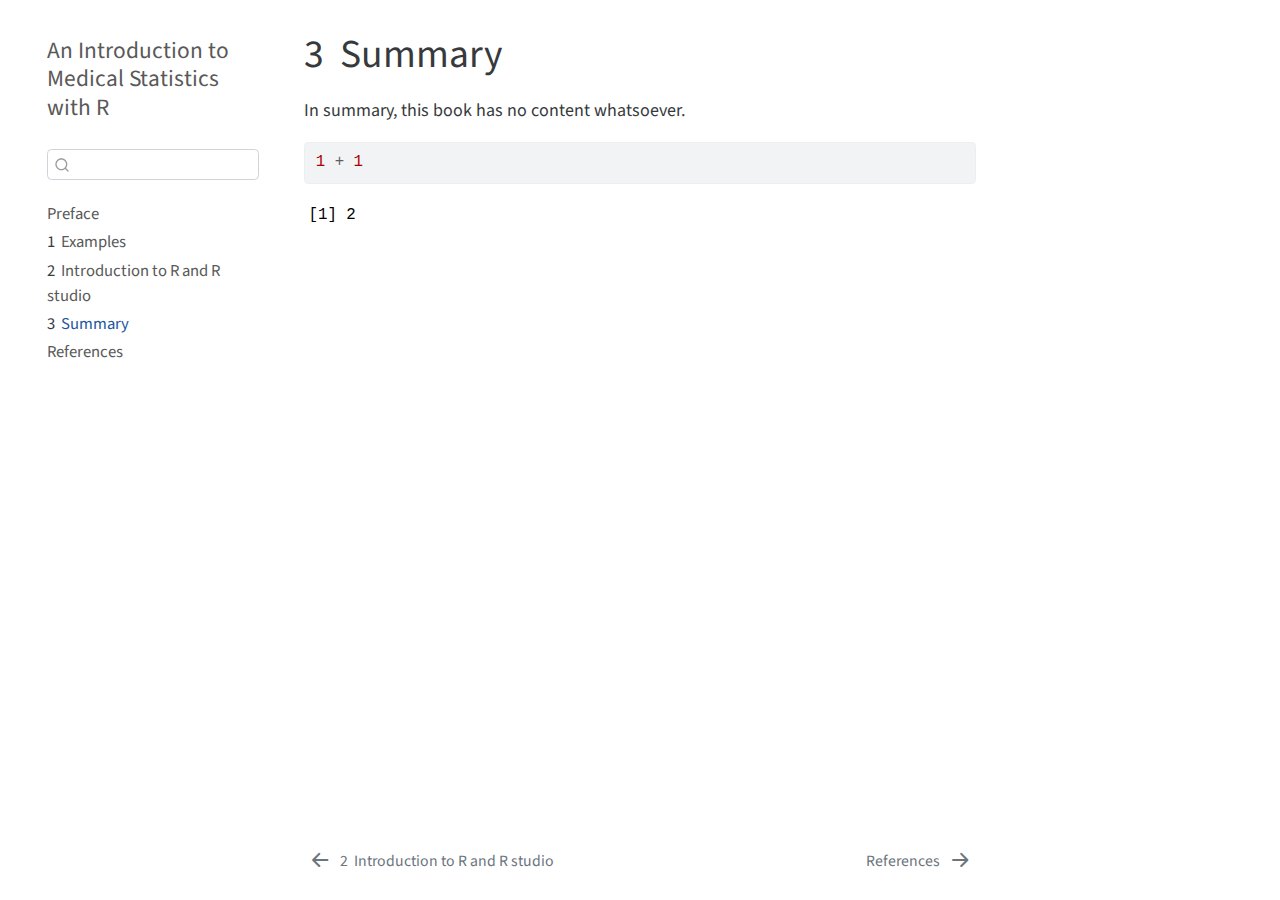
<file: _book/summary.html>
<!DOCTYPE html>
<html xmlns="http://www.w3.org/1999/xhtml" lang="en" xml:lang="en"><head>

<meta charset="utf-8">
<meta name="generator" content="quarto-0.9.573">

<meta name="viewport" content="width=device-width, initial-scale=1.0, user-scalable=yes">


<title>An Introduction to Medical Statistics with R - 3&nbsp; Summary</title>
<style>
code{white-space: pre-wrap;}
span.smallcaps{font-variant: small-caps;}
span.underline{text-decoration: underline;}
div.column{display: inline-block; vertical-align: top; width: 50%;}
div.hanging-indent{margin-left: 1.5em; text-indent: -1.5em;}
ul.task-list{list-style: none;}
pre > code.sourceCode { white-space: pre; position: relative; }
pre > code.sourceCode > span { display: inline-block; line-height: 1.25; }
pre > code.sourceCode > span:empty { height: 1.2em; }
.sourceCode { overflow: visible; }
code.sourceCode > span { color: inherit; text-decoration: inherit; }
div.sourceCode { margin: 1em 0; }
pre.sourceCode { margin: 0; }
@media screen {
div.sourceCode { overflow: auto; }
}
@media print {
pre > code.sourceCode { white-space: pre-wrap; }
pre > code.sourceCode > span { text-indent: -5em; padding-left: 5em; }
}
pre.numberSource code
  { counter-reset: source-line 0; }
pre.numberSource code > span
  { position: relative; left: -4em; counter-increment: source-line; }
pre.numberSource code > span > a:first-child::before
  { content: counter(source-line);
    position: relative; left: -1em; text-align: right; vertical-align: baseline;
    border: none; display: inline-block;
    -webkit-touch-callout: none; -webkit-user-select: none;
    -khtml-user-select: none; -moz-user-select: none;
    -ms-user-select: none; user-select: none;
    padding: 0 4px; width: 4em;
    color: #aaaaaa;
  }
pre.numberSource { margin-left: 3em; border-left: 1px solid #aaaaaa;  padding-left: 4px; }
div.sourceCode
  {   }
@media screen {
pre > code.sourceCode > span > a:first-child::before { text-decoration: underline; }
}
code span.al { color: #ff0000; font-weight: bold; } /* Alert */
code span.an { color: #60a0b0; font-weight: bold; font-style: italic; } /* Annotation */
code span.at { color: #7d9029; } /* Attribute */
code span.bn { color: #40a070; } /* BaseN */
code span.bu { } /* BuiltIn */
code span.cf { color: #007020; font-weight: bold; } /* ControlFlow */
code span.ch { color: #4070a0; } /* Char */
code span.cn { color: #880000; } /* Constant */
code span.co { color: #60a0b0; font-style: italic; } /* Comment */
code span.cv { color: #60a0b0; font-weight: bold; font-style: italic; } /* CommentVar */
code span.do { color: #ba2121; font-style: italic; } /* Documentation */
code span.dt { color: #902000; } /* DataType */
code span.dv { color: #40a070; } /* DecVal */
code span.er { color: #ff0000; font-weight: bold; } /* Error */
code span.ex { } /* Extension */
code span.fl { color: #40a070; } /* Float */
code span.fu { color: #06287e; } /* Function */
code span.im { } /* Import */
code span.in { color: #60a0b0; font-weight: bold; font-style: italic; } /* Information */
code span.kw { color: #007020; font-weight: bold; } /* Keyword */
code span.op { color: #666666; } /* Operator */
code span.ot { color: #007020; } /* Other */
code span.pp { color: #bc7a00; } /* Preprocessor */
code span.sc { color: #4070a0; } /* SpecialChar */
code span.ss { color: #bb6688; } /* SpecialString */
code span.st { color: #4070a0; } /* String */
code span.va { color: #19177c; } /* Variable */
code span.vs { color: #4070a0; } /* VerbatimString */
code span.wa { color: #60a0b0; font-weight: bold; font-style: italic; } /* Warning */
</style>


<script src="site_libs/quarto-nav/quarto-nav.js"></script>
<script src="site_libs/quarto-nav/headroom.min.js"></script>
<script src="site_libs/clipboard/clipboard.min.js"></script>
<script src="site_libs/quarto-search/autocomplete.umd.js"></script>
<script src="site_libs/quarto-search/fuse.min.js"></script>
<script src="site_libs/quarto-search/quarto-search.js"></script>
<meta name="quarto:offset" content="./">
<link href="./references.html" rel="next">
<link href="./introduction.html" rel="prev">
<script src="site_libs/quarto-html/quarto.js"></script>
<script src="site_libs/quarto-html/popper.min.js"></script>
<script src="site_libs/quarto-html/tippy.umd.min.js"></script>
<script src="site_libs/quarto-html/anchor.min.js"></script>
<link href="site_libs/quarto-html/tippy.css" rel="stylesheet">
<link href="site_libs/quarto-html/quarto-syntax-highlighting.css" rel="stylesheet" id="quarto-text-highlighting-styles">
<script src="site_libs/bootstrap/bootstrap.min.js"></script>
<link href="site_libs/bootstrap/bootstrap-icons.css" rel="stylesheet">
<link href="site_libs/bootstrap/bootstrap.min.css" rel="stylesheet">
<script id="quarto-search-options" type="application/json">{
  "location": "sidebar",
  "copy-button": false,
  "collapse-after": 3,
  "panel-placement": "start",
  "type": "textbox",
  "limit": 20,
  "language": {
    "search-no-results-text": "No results",
    "search-matching-documents-text": "matching documents",
    "search-copy-link-title": "Copy link to search",
    "search-hide-matches-text": "Hide additional matches",
    "search-more-match-text": "more match in this document",
    "search-more-matches-text": "more matches in this document",
    "search-clear-button-title": "Clear",
    "search-detached-cancel-button-title": "Cancel",
    "search-submit-button-title": "Submit"
  }
}</script>


</head>

<body class="nav-sidebar floating">

<div id="quarto-search-results"></div>
  <header id="quarto-header" class="headroom fixed-top">
  <nav class="quarto-secondary-nav" data-bs-toggle="collapse" data-bs-target="#quarto-sidebar" aria-controls="quarto-sidebar" aria-expanded="false" aria-label="Toggle sidebar navigation" onclick="if (window.quartoToggleHeadroom) { window.quartoToggleHeadroom(); }">
    <div class="container-fluid d-flex justify-content-between">
      <h1 class="quarto-secondary-nav-title"><span class="chapter-number">3</span>&nbsp; <span class="chapter-title">Summary</span></h1>
      <button type="button" class="quarto-btn-toggle btn" aria-label="Show secondary navigation">
        <i class="bi bi-chevron-right"></i>
      </button>
    </div>
  </nav>
</header>
<!-- content -->
<div id="quarto-content" class="quarto-container page-columns page-rows-contents page-layout-article">
<!-- sidebar -->
  <nav id="quarto-sidebar" class="sidebar collapse sidebar-navigation floating overflow-auto">
    <div class="pt-lg-2 mt-2 text-left sidebar-header">
    <div class="sidebar-title mb-0 py-0">
      <a href="./">An Introduction to Medical Statistics with R</a> 
    </div>
      </div>
      <div class="mt-2 flex-shrink-0 align-items-center">
        <div class="sidebar-search">
        <div id="quarto-search" class="" title="Search"></div>
        </div>
      </div>
    <div class="sidebar-menu-container"> 
    <ul class="list-unstyled mt-1">
        <li class="sidebar-item">
  <div class="sidebar-item-container"> 
  <a href="./index.html" class="sidebar-item-text sidebar-link">Preface</a>
  </div>
</li>
        <li class="sidebar-item">
  <div class="sidebar-item-container"> 
  <a href="./intro.html" class="sidebar-item-text sidebar-link"><span class="chapter-number">1</span>&nbsp; <span class="chapter-title">Examples</span></a>
  </div>
</li>
        <li class="sidebar-item">
  <div class="sidebar-item-container"> 
  <a href="./introduction.html" class="sidebar-item-text sidebar-link"><span class="chapter-number">2</span>&nbsp; <span class="chapter-title">Introduction to R and R studio</span></a>
  </div>
</li>
        <li class="sidebar-item">
  <div class="sidebar-item-container"> 
  <a href="./summary.html" class="sidebar-item-text sidebar-link active"><span class="chapter-number">3</span>&nbsp; <span class="chapter-title">Summary</span></a>
  </div>
</li>
        <li class="sidebar-item">
  <div class="sidebar-item-container"> 
  <a href="./references.html" class="sidebar-item-text sidebar-link">References</a>
  </div>
</li>
    </ul>
    </div>
</nav>
<!-- margin-sidebar -->
    <div id="quarto-margin-sidebar" class="sidebar margin-sidebar">
        
    </div>
<!-- main -->
<main class="content" id="quarto-document-content">

<header id="title-block-header" class="quarto-title-block default">
<div class="quarto-title">
<h1 class="title d-none d-lg-block"><span class="chapter-number">3</span>&nbsp; <span class="chapter-title">Summary</span></h1>
</div>



<div class="quarto-title-meta">

    
    
  </div>
  

</header>

<p>In summary, this book has no content whatsoever.</p>
<div class="cell">
<div class="sourceCode cell-code" id="cb1"><pre class="sourceCode r code-with-copy"><code class="sourceCode r"><span id="cb1-1"><a href="#cb1-1" aria-hidden="true" tabindex="-1"></a><span class="dv">1</span> <span class="sc">+</span> <span class="dv">1</span></span></code><button title="Copy to Clipboard" class="code-copy-button"><i class="bi"></i></button></pre></div>
<div class="cell-output cell-output-stdout">
<pre><code>[1] 2</code></pre>
</div>
</div>



</main> <!-- /main -->
<script id="quarto-html-after-body" type="application/javascript">
window.document.addEventListener("DOMContentLoaded", function (event) {
  const icon = "";
  const anchorJS = new window.AnchorJS();
  anchorJS.options = {
    placement: 'right',
    icon: icon
  };
  anchorJS.add('.anchored');
  const clipboard = new window.ClipboardJS('.code-copy-button', {
    target: function(trigger) {
      return trigger.previousElementSibling;
    }
  });
  clipboard.on('success', function(e) {
    // button target
    const button = e.trigger;
    // don't keep focus
    button.blur();
    // flash "checked"
    button.classList.add('code-copy-button-checked');
    var currentTitle = button.getAttribute("title");
    button.setAttribute("title", "Copied!");
    setTimeout(function() {
      button.setAttribute("title", currentTitle);
      button.classList.remove('code-copy-button-checked');
    }, 1000);
    // clear code selection
    e.clearSelection();
  });
  function tippyHover(el, contentFn) {
    const config = {
      allowHTML: true,
      content: contentFn,
      maxWidth: 500,
      delay: 100,
      arrow: false,
      appendTo: function(el) {
          return el.parentElement;
      },
      interactive: true,
      interactiveBorder: 10,
      theme: 'quarto',
      placement: 'bottom-start'
    };
    window.tippy(el, config); 
  }
  const noterefs = window.document.querySelectorAll('a[role="doc-noteref"]');
  for (var i=0; i<noterefs.length; i++) {
    const ref = noterefs[i];
    tippyHover(ref, function() {
      let href = ref.getAttribute('href');
      try { href = new URL(href).hash; } catch {}
      const id = href.replace(/^#\/?/, "");
      const note = window.document.getElementById(id);
      return note.innerHTML;
    });
  }
  var bibliorefs = window.document.querySelectorAll('a[role="doc-biblioref"]');
  for (var i=0; i<bibliorefs.length; i++) {
    const ref = bibliorefs[i];
    const cites = ref.parentNode.getAttribute('data-cites').split(' ');
    tippyHover(ref, function() {
      var popup = window.document.createElement('div');
      cites.forEach(function(cite) {
        var citeDiv = window.document.createElement('div');
        citeDiv.classList.add('hanging-indent');
        citeDiv.classList.add('csl-entry');
        var biblioDiv = window.document.getElementById('ref-' + cite);
        if (biblioDiv) {
          citeDiv.innerHTML = biblioDiv.innerHTML;
        }
        popup.appendChild(citeDiv);
      });
      return popup.innerHTML;
    });
  }
});
</script>
<nav class="page-navigation">
  <div class="nav-page nav-page-previous">
      <a href="./introduction.html" class="pagination-link">
        <i class="bi bi-arrow-left-short"></i> <span class="nav-page-text"><span class="chapter-number">2</span>&nbsp; <span class="chapter-title">Introduction to R and R studio</span></span>
      </a>          
  </div>
  <div class="nav-page nav-page-next">
      <a href="./references.html" class="pagination-link">
        <span class="nav-page-text">References</span> <i class="bi bi-arrow-right-short"></i>
      </a>
  </div>
</nav>
</div> <!-- /content -->



</body></html>
</file>
<file: _book/site_libs/quarto-html/tippy.css>
.tippy-box[data-animation=fade][data-state=hidden]{opacity:0}[data-tippy-root]{max-width:calc(100vw - 10px)}.tippy-box{position:relative;background-color:#333;color:#fff;border-radius:4px;font-size:14px;line-height:1.4;white-space:normal;outline:0;transition-property:transform,visibility,opacity}.tippy-box[data-placement^=top]>.tippy-arrow{bottom:0}.tippy-box[data-placement^=top]>.tippy-arrow:before{bottom:-7px;left:0;border-width:8px 8px 0;border-top-color:initial;transform-origin:center top}.tippy-box[data-placement^=bottom]>.tippy-arrow{top:0}.tippy-box[data-placement^=bottom]>.tippy-arrow:before{top:-7px;left:0;border-width:0 8px 8px;border-bottom-color:initial;transform-origin:center bottom}.tippy-box[data-placement^=left]>.tippy-arrow{right:0}.tippy-box[data-placement^=left]>.tippy-arrow:before{border-width:8px 0 8px 8px;border-left-color:initial;right:-7px;transform-origin:center left}.tippy-box[data-placement^=right]>.tippy-arrow{left:0}.tippy-box[data-placement^=right]>.tippy-arrow:before{left:-7px;border-width:8px 8px 8px 0;border-right-color:initial;transform-origin:center right}.tippy-box[data-inertia][data-state=visible]{transition-timing-function:cubic-bezier(.54,1.5,.38,1.11)}.tippy-arrow{width:16px;height:16px;color:#333}.tippy-arrow:before{content:"";position:absolute;border-color:transparent;border-style:solid}.tippy-content{position:relative;padding:5px 9px;z-index:1}
</file>
<file: _book/site_libs/quarto-html/quarto-syntax-highlighting.css>
/* quarto syntax highlight colors */
:root {
  --quarto-hl-ot-color: #003B4F;
  --quarto-hl-at-color: #657422;
  --quarto-hl-ss-color: #20794D;
  --quarto-hl-an-color: #5E5E5E;
  --quarto-hl-fu-color: #4758AB;
  --quarto-hl-st-color: #20794D;
  --quarto-hl-cf-color: #003B4F;
  --quarto-hl-op-color: #5E5E5E;
  --quarto-hl-er-color: #AD0000;
  --quarto-hl-bn-color: #AD0000;
  --quarto-hl-al-color: #AD0000;
  --quarto-hl-va-color: #111111;
  --quarto-hl-bu-color: inherit;
  --quarto-hl-ex-color: inherit;
  --quarto-hl-pp-color: #AD0000;
  --quarto-hl-in-color: #5E5E5E;
  --quarto-hl-vs-color: #20794D;
  --quarto-hl-wa-color: #5E5E5E;
  --quarto-hl-do-color: #5E5E5E;
  --quarto-hl-im-color: #00769E;
  --quarto-hl-ch-color: #20794D;
  --quarto-hl-dt-color: #AD0000;
  --quarto-hl-fl-color: #AD0000;
  --quarto-hl-co-color: #5E5E5E;
  --quarto-hl-cv-color: #5E5E5E;
  --quarto-hl-cn-color: #8f5902;
  --quarto-hl-sc-color: #5E5E5E;
  --quarto-hl-dv-color: #AD0000;
  --quarto-hl-kw-color: #003B4F;
}

/* other quarto variables */
:root {
  --quarto-font-monospace: SFMono-Regular, Menlo, Monaco, Consolas, "Liberation Mono", "Courier New", monospace;
}

code span {
  color: #003B4F;
}

code.sourceCode > span {
  color: #003B4F;
}

div.sourceCode,
div.sourceCode pre.sourceCode {
  color: #003B4F;
}

code span.ot {
  color: #003B4F;
}

code span.at {
  color: #657422;
}

code span.ss {
  color: #20794D;
}

code span.an {
  color: #5E5E5E;
}

code span.fu {
  color: #4758AB;
}

code span.st {
  color: #20794D;
}

code span.cf {
  color: #003B4F;
}

code span.op {
  color: #5E5E5E;
}

code span.er {
  color: #AD0000;
}

code span.bn {
  color: #AD0000;
}

code span.al {
  color: #AD0000;
}

code span.va {
  color: #111111;
}

code span.pp {
  color: #AD0000;
}

code span.in {
  color: #5E5E5E;
}

code span.vs {
  color: #20794D;
}

code span.wa {
  color: #5E5E5E;
  font-style: italic;
}

code span.do {
  color: #5E5E5E;
  font-style: italic;
}

code span.im {
  color: #00769E;
}

code span.ch {
  color: #20794D;
}

code span.dt {
  color: #AD0000;
}

code span.fl {
  color: #AD0000;
}

code span.co {
  color: #5E5E5E;
}

code span.cv {
  color: #5E5E5E;
  font-style: italic;
}

code span.cn {
  color: #8f5902;
}

code span.sc {
  color: #5E5E5E;
}

code span.dv {
  color: #AD0000;
}

code span.kw {
  color: #003B4F;
}

.prevent-inlining {
  content: "</";
}

/*# sourceMappingURL=debc5d5d77c3f9108843748ff7464032.css.map */
</file>
